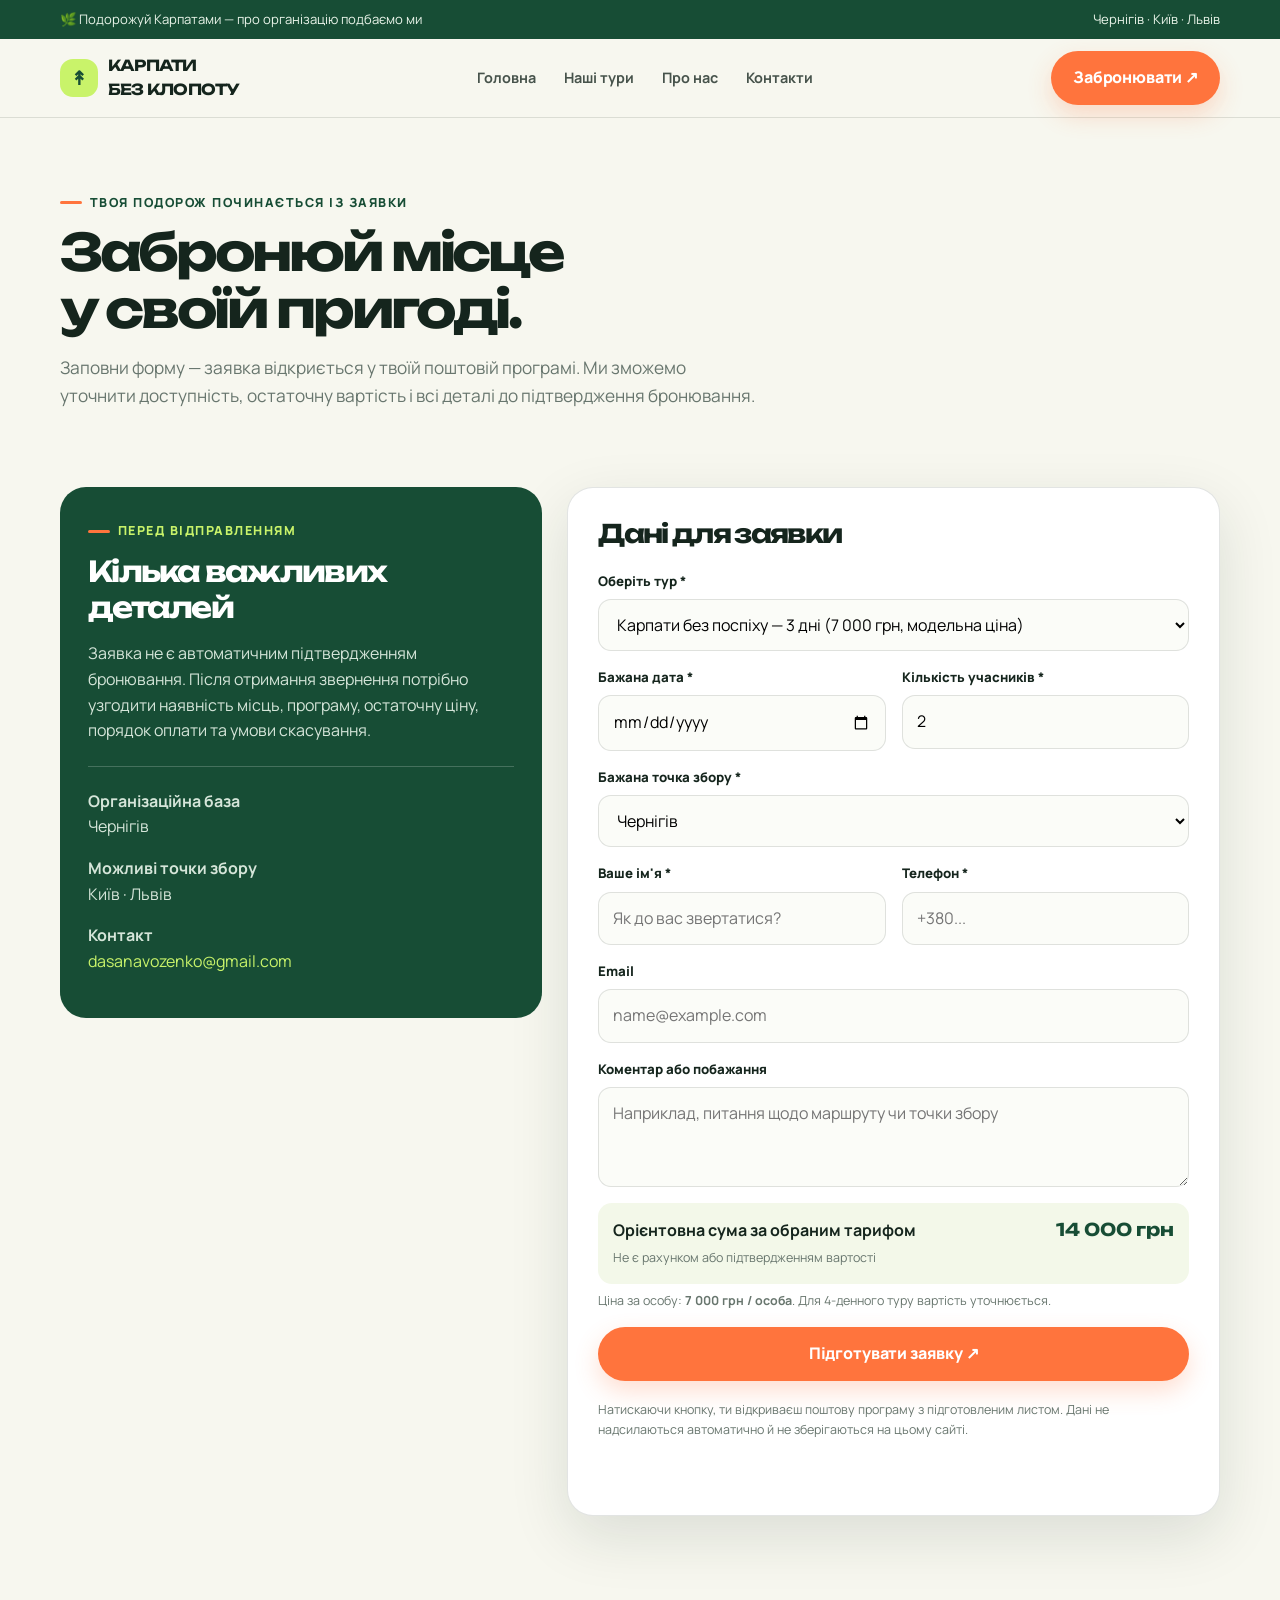
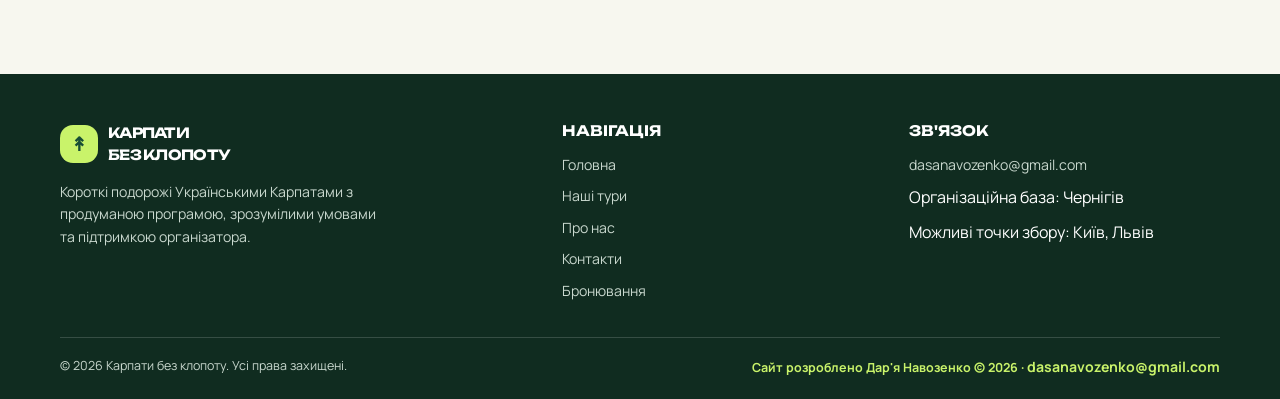
<file: booking.html>
<!doctype html>
<html lang="uk"><head><meta charset="utf-8"><meta name="viewport" content="width=device-width,initial-scale=1">
<meta name="description" content="Карпати без клопоту — короткі групові подорожі Українськими Карпатами на 2–4 дні.">
<title>Бронювання | Карпати без клопоту</title><link rel="icon" href="images/favicon.svg" type="image/svg+xml"><link rel="stylesheet" href="css/style.css"></head>
<body>
<div class="topbar"><div class="container"><span>🌿 Подорожуй Карпатами — про організацію подбаємо ми</span><span>Чернігів · Київ · Львів</span></div></div>
<div class="nav-wrap"><div class="container nav">
<a class="brand" href="index.html"><span class="brand-mark">↟</span><span>КАРПАТИ<br>БЕЗ КЛОПОТУ</span></a>
<button class="menu-toggle" aria-label="Відкрити меню" aria-expanded="false">☰</button>
<nav class="nav-links"><a class="" href="index.html">Головна</a><a class="" href="tours.html">Наші тури</a><a class="" href="about.html">Про нас</a><a class="" href="contacts.html">Контакти</a></nav>
<a class="btn btn-primary" href="booking.html">Забронювати ↗</a>
</div></div>
<main><section class="page-hero"><div class="container"><span class="eyebrow">Твоя подорож починається із заявки</span><h1>Забронюй місце<br>у своїй пригоді.</h1><p class="intro">Заповни форму — заявка відкриється у твоїй поштовій програмі. Ми зможемо уточнити доступність, остаточну вартість і всі деталі до підтвердження бронювання.</p></div></section>
<section class="section" style="padding-top:15px"><div class="container booking-layout"><aside class="booking-aside"><span class="eyebrow" style="color:var(--lime)">Перед відправленням</span><h2 style="font:700 1.8rem Unbounded;letter-spacing:-.06em">Кілька важливих деталей</h2><p>Заявка не є автоматичним підтвердженням бронювання. Після отримання звернення потрібно узгодити наявність місць, програму, остаточну ціну, порядок оплати та умови скасування.</p><hr style="border:0;border-top:1px solid rgba(255,255,255,.2);margin:22px 0"><p><b>Організаційна база</b><br>Чернігів</p><p><b>Можливі точки збору</b><br>Київ · Львів</p><p><b>Контакт</b><br><a href="mailto:dasanavozenko@gmail.com" style="color:var(--lime)">dasanavozenko@gmail.com</a></p></aside>
<form class="booking-form" id="booking-form"><h2 style="font:700 1.6rem Unbounded;margin:0 0 22px">Дані для заявки</h2><div class="form-grid">
<div class="field full"><label for="tour">Оберіть тур *</label><select id="tour" name="tour" required><option value="Карпати на вихідні — 2 дні" data-price="0">Карпати на вихідні — 2 дні (ціна за запитом)</option><option value="Карпати без поспіху — 3 дні" data-price="7000" selected>Карпати без поспіху — 3 дні (7 000 грн, модельна ціна)</option><option value="Карпати: більше вражень — 4 дні" data-price="0">Карпати: більше вражень — 4 дні (ціна за запитом)</option></select></div>
<div class="field"><label for="date">Бажана дата *</label><input id="date" name="date" type="date" required></div><div class="field"><label for="people">Кількість учасників *</label><input id="people" name="people" type="number" min="1" max="12" value="2" required></div>
<div class="field full"><label for="departure">Бажана точка збору *</label><select id="departure" name="departure" required><option>Чернігів</option><option>Київ</option><option>Львів</option><option>Інше (уточнити в коментарі)</option></select></div>
<div class="field"><label for="name">Ваше ім'я *</label><input id="name" name="name" autocomplete="name" required placeholder="Як до вас звертатися?"></div><div class="field"><label for="phone">Телефон *</label><input id="phone" name="phone" type="tel" autocomplete="tel" required placeholder="+380..."></div>
<div class="field full"><label for="email">Email</label><input id="email" name="email" type="email" autocomplete="email" placeholder="name@example.com"></div>
<div class="field full"><label for="message">Коментар або побажання</label><textarea id="message" name="message" placeholder="Наприклад, питання щодо маршруту чи точки збору"></textarea></div>
<div class="field full"><div style="display:flex;justify-content:space-between;gap:12px;flex-wrap:wrap;background:#f3f8e9;padding:15px;border-radius:14px"><span><b>Орієнтовна сума за обраним тарифом</b><br><span class="form-hint">Не є рахунком або підтвердженням вартості</span></span><span style="font:700 1.1rem Unbounded;color:var(--green)" data-total>14 000 грн</span></div><span class="form-hint">Ціна за особу: <b data-price>7 000 грн / особа</b>. Для 4-денного туру вартість уточнюється.</span></div>
<div class="field full"><button class="btn btn-primary" type="submit">Підготувати заявку ↗</button><p class="form-hint">Натискаючи кнопку, ти відкриваєш поштову програму з підготовленим листом. Дані не надсилаються автоматично й не зберігаються на цьому сайті.</p><p id="form-status" role="status" class="small-note"></p></div>
</div></form></div></section></main>
<script>
const params=new URLSearchParams(location.search);const chosen=params.get('tour');const map={weekend:'Карпати на вихідні — 2 дні',slow:'Карпати без поспіху — 3 дні',more:'Карпати: більше вражень — 4 дні'};if(chosen&&map[chosen]){const s=document.querySelector('#tour');[...s.options].forEach(o=>{if(o.value===map[chosen])s.value=o.value});}
</script>
<footer class="footer"><div class="container">
<div class="footer-grid">
<div><a class="brand" href="index.html"><span class="brand-mark">↟</span><span>КАРПАТИ<br>БЕЗ КЛОПОТУ</span></a><p style="max-width:330px">Короткі подорожі Українськими Карпатами з продуманою програмою, зрозумілими умовами та підтримкою організатора.</p></div>
<div><h4>НАВІГАЦІЯ</h4><div class="footer-links"><a href="index.html">Головна</a><a href="tours.html">Наші тури</a><a href="about.html">Про нас</a><a href="contacts.html">Контакти</a><a href="booking.html">Бронювання</a></div></div>
<div><h4>ЗВ'ЯЗОК</h4><div class="footer-links"><a href="mailto:dasanavozenko@gmail.com">dasanavozenko@gmail.com</a><span>Організаційна база: Чернігів</span><span>Можливі точки збору: Київ, Львів</span></div></div>
</div>
<div class="footer-bottom"><span>© <span data-year>2026</span> Карпати без клопоту. Усі права захищені.</span><span class="footer-credit">Сайт розроблено Дар'я Навозенко © 2026 · <a class="footer-credit" href="mailto:dasanavozenko@gmail.com">dasanavozenko@gmail.com</a></span></div>
</div></footer><script src="js/script.js"></script></body></html>
</file>
<file: css/style.css>
@import url('https://fonts.googleapis.com/css2?family=Manrope:wght@400;500;600;700;800&family=Unbounded:wght@500;600;700;800&display=swap');
:root{--ink:#15251d;--muted:#68766e;--green:#174d35;--lime:#c9f36a;--orange:#ff743d;--cream:#f7f7ef;--white:#fff;--line:rgba(21,37,29,.12);--shadow:0 20px 60px rgba(17,45,31,.12)}
*{box-sizing:border-box}html{scroll-behavior:smooth}body{margin:0;background:var(--cream);color:var(--ink);font-family:Manrope,Arial,sans-serif;line-height:1.6}a{color:inherit;text-decoration:none}img{max-width:100%;display:block}button,input,select,textarea{font:inherit}.container{width:min(1160px,calc(100% - 40px));margin:auto}.topbar{background:var(--green);color:#e9f4e9;font-size:.82rem;padding:9px 0}.topbar .container{display:flex;justify-content:space-between;gap:16px;flex-wrap:wrap}.nav-wrap{position:sticky;top:0;z-index:20;background:rgba(247,247,239,.92);backdrop-filter:blur(16px);border-bottom:1px solid var(--line)}.nav{height:78px;display:flex;align-items:center;justify-content:space-between;gap:24px}.brand{display:flex;align-items:center;gap:10px;font-family:Unbounded,sans-serif;font-size:.95rem;font-weight:700;letter-spacing:-.05em}.brand-mark{width:38px;height:38px;border-radius:13px;background:var(--lime);display:grid;place-items:center;color:var(--green);font-size:1.2rem}.nav-links{display:flex;align-items:center;gap:28px;font-weight:700;font-size:.9rem}.nav-links a{opacity:.78}.nav-links a:hover,.nav-links a.active{opacity:1;color:var(--green)}.menu-toggle{display:none;border:0;background:var(--green);color:white;border-radius:12px;padding:10px 13px}.btn{display:inline-flex;align-items:center;justify-content:center;gap:9px;border:0;border-radius:999px;padding:14px 22px;font-weight:800;cursor:pointer;transition:.2s;letter-spacing:-.01em}.btn:hover{transform:translateY(-2px)}.btn-primary{background:var(--orange);color:white;box-shadow:0 10px 25px rgba(255,116,61,.24)}.btn-dark{background:var(--green);color:white}.btn-light{background:white;color:var(--green)}.eyebrow{display:inline-flex;align-items:center;gap:8px;font-size:.78rem;font-weight:800;letter-spacing:.12em;text-transform:uppercase;color:var(--green)}.eyebrow:before{content:"";width:22px;height:3px;background:var(--orange);border-radius:4px}.hero{padding:54px 0 70px}.hero-grid{display:grid;grid-template-columns:1.02fr .98fr;gap:44px;align-items:center}.hero h1{font:800 clamp(2.8rem,6vw,5.6rem)/1.02 Unbounded,sans-serif;letter-spacing:-.075em;margin:20px 0}.hero h1 span{color:var(--green);position:relative}.hero p.lead{font-size:1.12rem;color:var(--muted);max-width:550px}.hero-actions{display:flex;gap:12px;flex-wrap:wrap;margin:28px 0}.hero-note{display:flex;align-items:center;gap:12px;color:var(--muted);font-size:.88rem}.avatar-stack{display:flex}.avatar-stack span{width:31px;height:31px;border-radius:50%;border:2px solid var(--cream);background:var(--lime);display:grid;place-items:center;margin-left:-7px;font-size:.72rem;font-weight:800}.hero-photo{position:relative;min-height:540px;border-radius:34px;overflow:hidden;background:#8eaa86;box-shadow:var(--shadow)}.hero-photo img{width:100%;height:100%;min-height:540px;object-fit:cover}.photo-tag{position:absolute;left:22px;bottom:22px;background:var(--lime);color:var(--green);padding:14px 18px;border-radius:18px;font-weight:800;max-width:220px}.floating-card{position:absolute;right:18px;top:20px;background:white;padding:15px 18px;border-radius:18px;box-shadow:var(--shadow);font-size:.82rem;font-weight:800}.floating-card strong{display:block;font:700 1.35rem Unbounded;color:var(--green)}.trust-row{display:grid;grid-template-columns:repeat(3,1fr);gap:14px;margin-top:28px}.trust-item{background:white;border:1px solid var(--line);border-radius:18px;padding:17px}.trust-item strong{display:block;font:700 1.35rem Unbounded;color:var(--green)}.trust-item span{font-size:.82rem;color:var(--muted)}.section{padding:78px 0}.section-head{display:flex;justify-content:space-between;align-items:end;gap:24px;margin-bottom:30px}.section h2,.page-hero h1{font:700 clamp(2rem,4vw,3.5rem)/1.1 Unbounded,sans-serif;letter-spacing:-.065em;margin:12px 0}.section-head p{max-width:420px;color:var(--muted);margin:0}.tour-grid{display:grid;grid-template-columns:repeat(3,1fr);gap:20px}.tour-card{background:white;border-radius:25px;overflow:hidden;border:1px solid var(--line);box-shadow:0 8px 30px rgba(17,45,31,.05);display:flex;flex-direction:column}.tour-img{height:225px;position:relative;overflow:hidden}.tour-img img{width:100%;height:100%;object-fit:cover;transition:.5s}.tour-card:hover .tour-img img{transform:scale(1.05)}.tour-label{position:absolute;top:15px;left:15px;background:var(--lime);color:var(--green);font-size:.75rem;font-weight:800;padding:8px 12px;border-radius:999px}.tour-content{padding:22px;display:flex;flex-direction:column;flex:1}.tour-meta{display:flex;gap:12px;color:var(--muted);font-size:.8rem;font-weight:700}.tour-content h3{font:700 1.3rem Unbounded;margin:12px 0 8px;letter-spacing:-.05em}.tour-content p{color:var(--muted);font-size:.9rem;margin:0 0 18px}.tour-bottom{display:flex;align-items:center;justify-content:space-between;gap:10px;margin-top:auto;padding-top:16px;border-top:1px solid var(--line)}.price{font:700 1.2rem Unbounded;color:var(--green)}.price small{display:block;font:600 .68rem Manrope;color:var(--muted)}.text-link{font-weight:800;color:var(--green);font-size:.88rem}.text-link:hover{color:var(--orange)}.feature-band{background:var(--green);color:white;border-radius:32px;padding:44px;display:grid;grid-template-columns:1fr 1fr;gap:35px;align-items:center}.feature-band h2{font:700 clamp(2rem,4vw,3.2rem)/1.08 Unbounded;letter-spacing:-.06em;margin:12px 0}.feature-band p{color:#d5e5d9}.feature-list{display:grid;grid-template-columns:1fr 1fr;gap:12px}.feature{border:1px solid rgba(255,255,255,.2);border-radius:17px;padding:17px}.feature b{display:block;color:var(--lime);font-size:1.2rem;margin-bottom:6px}.feature span{font-size:.86rem;color:#e1eee5}.steps{display:grid;grid-template-columns:repeat(4,1fr);gap:14px}.step{padding:22px;border-radius:20px;background:white;border:1px solid var(--line)}.step-num{width:38px;height:38px;display:grid;place-items:center;border-radius:13px;background:var(--lime);color:var(--green);font-weight:900}.step h3{font:700 1rem Unbounded;margin:16px 0 8px}.step p{font-size:.86rem;color:var(--muted);margin:0}.cta{background:var(--lime);border-radius:30px;padding:42px;display:flex;justify-content:space-between;align-items:center;gap:25px}.cta h2{font:700 clamp(1.8rem,3.5vw,3rem)/1.08 Unbounded;letter-spacing:-.06em;margin:0 0 10px}.cta p{margin:0;color:#466044}.page-hero{padding:68px 0 45px}.page-hero .intro{max-width:700px;color:var(--muted);font-size:1.08rem}.page-hero.compact{padding-bottom:25px}.content-grid{display:grid;grid-template-columns:1fr 1fr;gap:30px;align-items:center}.content-photo{border-radius:28px;overflow:hidden;min-height:390px}.content-photo img{width:100%;height:100%;min-height:390px;object-fit:cover}.check-list{padding:0;list-style:none}.check-list li{padding:12px 0;border-bottom:1px solid var(--line);font-weight:700}.check-list li:before{content:"✓";display:inline-grid;place-items:center;width:25px;height:25px;border-radius:50%;background:var(--lime);color:var(--green);margin-right:10px}.gallery{display:grid;grid-template-columns:1.2fr .8fr .8fr;grid-template-rows:190px 190px;gap:14px}.gallery img{width:100%;height:100%;object-fit:cover;border-radius:20px}.gallery img:first-child{grid-row:span 2}.booking-layout{display:grid;grid-template-columns:.85fr 1.15fr;gap:25px;align-items:start}.booking-aside{background:var(--green);color:white;border-radius:26px;padding:28px;position:sticky;top:110px}.booking-aside p{color:#d5e5d9}.booking-form{background:white;border:1px solid var(--line);border-radius:26px;padding:30px;box-shadow:var(--shadow)}.form-grid{display:grid;grid-template-columns:1fr 1fr;gap:16px}.field{display:flex;flex-direction:column;gap:7px}.field.full{grid-column:1/-1}.field label{font-size:.83rem;font-weight:800}.field input,.field select,.field textarea{width:100%;border:1px solid var(--line);background:#fbfcf8;border-radius:13px;padding:13px 14px;outline:none}.field input:focus,.field select:focus,.field textarea:focus{border-color:var(--green);box-shadow:0 0 0 3px rgba(23,77,53,.1)}.field textarea{min-height:100px;resize:vertical}.form-hint{font-size:.78rem;color:var(--muted)}.notice{background:#fff5e9;border:1px solid #ffe0c8;border-radius:14px;padding:13px 15px;color:#74452e;font-size:.82rem;margin:16px 0}.contact-cards{display:grid;grid-template-columns:repeat(3,1fr);gap:15px}.contact-card{background:white;border:1px solid var(--line);border-radius:20px;padding:22px}.contact-card .icon{font-size:1.5rem}.contact-card h3{font:700 1rem Unbounded;margin:12px 0 6px}.contact-card p{font-size:.88rem;color:var(--muted);margin:0}.faq{max-width:850px}.faq details{background:white;border:1px solid var(--line);border-radius:16px;padding:18px 20px;margin:10px 0}.faq summary{font-weight:800;cursor:pointer}.faq details p{color:var(--muted);margin-bottom:0}.footer{background:#102c20;color:white;margin-top:80px;padding:48px 0 20px}.footer-grid{display:grid;grid-template-columns:1.5fr 1fr 1fr;gap:35px;padding-bottom:35px}.footer .brand{color:white}.footer p,.footer a{color:#c9d8ce;font-size:.88rem}.footer h4{font:700 .9rem Unbounded;margin:0 0 14px}.footer-links{display:grid;gap:9px}.footer-bottom{border-top:1px solid rgba(255,255,255,.16);padding-top:18px;display:flex;justify-content:space-between;gap:15px;flex-wrap:wrap;color:#c9d8ce;font-size:.78rem}.footer-credit{font-weight:700;color:var(--lime)!important}.small-note{font-size:.78rem;color:var(--muted)}.mobile-only{display:none}
@media(max-width:900px){.hero-grid,.feature-band,.content-grid,.booking-layout{grid-template-columns:1fr}.hero-photo,.hero-photo img{min-height:420px}.tour-grid{grid-template-columns:repeat(2,1fr)}.steps{grid-template-columns:repeat(2,1fr)}.booking-aside{position:static}.footer-grid{grid-template-columns:1fr 1fr}.nav-links{gap:15px}}
@media(max-width:650px){.container{width:min(100% - 28px,1160px)}.topbar .container{justify-content:center;text-align:center}.nav{height:68px}.menu-toggle{display:block}.nav-links{display:none;position:absolute;top:68px;left:0;right:0;background:var(--cream);padding:18px 22px 24px;border-bottom:1px solid var(--line);flex-direction:column;align-items:stretch}.nav-links.open{display:flex}.nav-links a{padding:8px 0}.nav .btn{display:none}.hero{padding:34px 0 48px}.hero h1{font-size:clamp(2.55rem,13vw,4rem)}.hero-photo,.hero-photo img{min-height:350px}.trust-row,.tour-grid,.contact-cards{grid-template-columns:1fr}.section{padding:55px 0}.section-head{display:block}.section-head p{margin-top:12px}.feature-band{padding:27px}.feature-list{grid-template-columns:1fr 1fr}.steps{grid-template-columns:1fr 1fr}.cta{padding:28px;display:block}.cta .btn{margin-top:20px}.page-hero{padding:45px 0 25px}.gallery{grid-template-columns:1fr 1fr;grid-template-rows:160px 160px 160px}.gallery img:first-child{grid-row:span 2}.form-grid{grid-template-columns:1fr}.field.full{grid-column:auto}.booking-form{padding:20px}.footer-grid{grid-template-columns:1fr}.footer{margin-top:55px}.footer-bottom{display:block}.footer-bottom span{display:block;margin:7px 0}.mobile-only{display:block}}
</file>
